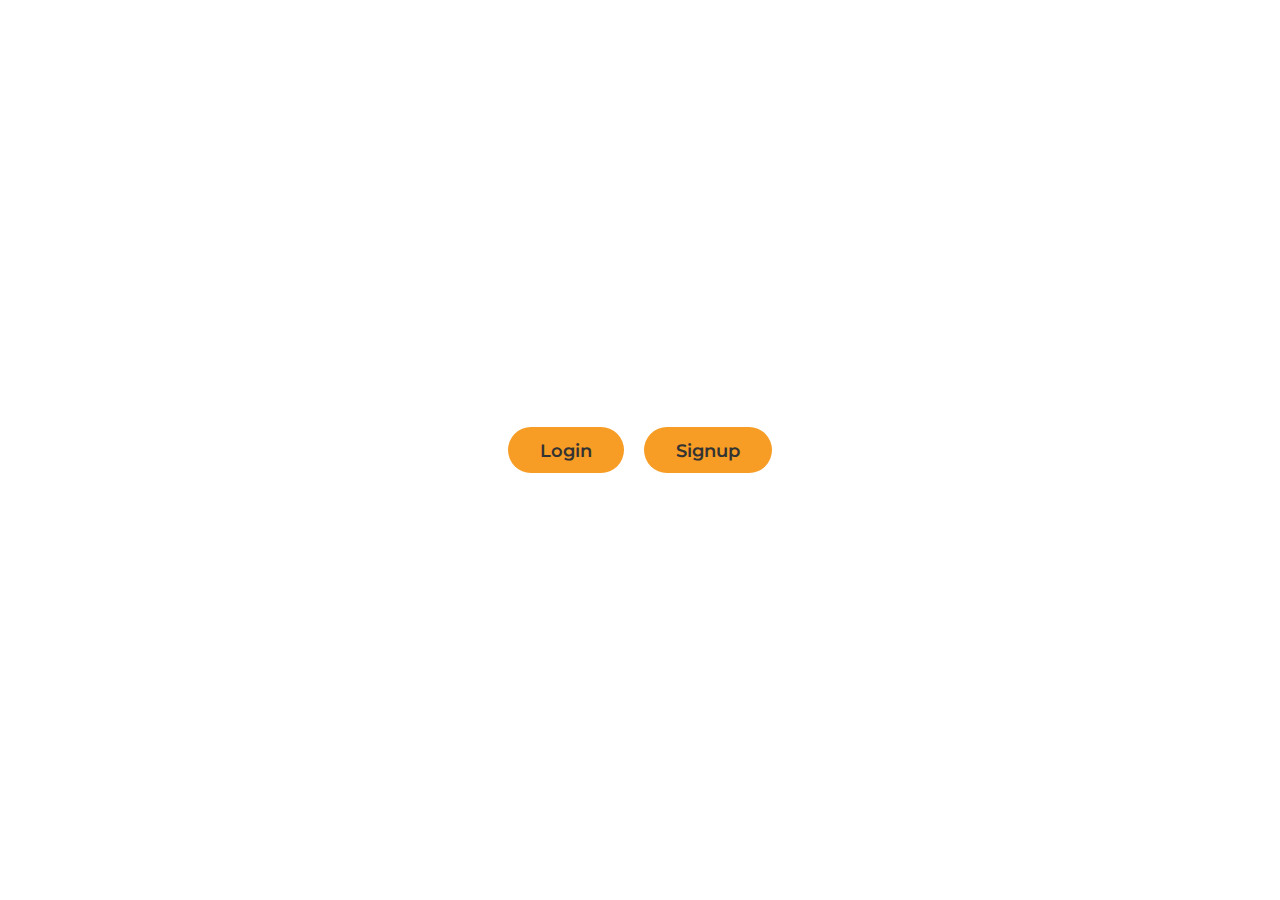
<file: auth.html>
<!DOCTYPE html>
<html lang="en">

<head>
    <meta charset="UTF-8">
    <meta name="viewport" content="width=device-width, initial-scale=1.0">
    <title>Login / Signup - Iztmo</title>
    <link rel="preconnect" href="https://fonts.googleapis.com">
    <link rel="preconnect" href="https://fonts.gstatic.com" crossorigin>
    <link href="https://fonts.googleapis.com/css2?family=Montserrat:wght@400;600;700&display=swap" rel="stylesheet">
    <link rel="stylesheet" href="https://cdnjs.cloudflare.com/ajax/libs/font-awesome/6.5.1/css/all.min.css">
    <link rel="stylesheet" href="./css/auth.css">
</head>

<body>

    <div class="hero-section">
        <div class="hero-content">
            <div class="hero-buttons">
                <button class="open-modal-btn btn-primary login-btn" data-modal="loginModal">Login</button>
                <button class="open-modal-btn btn-secondary login-btn" data-modal="signupModal">Signup</button>
            </div>
        </div>
    </div>

    <div id="loginModal" class="modal modal-login">
        <div class="modal-content glassmorphism-bg">
            <div class="modal-header-first">
                <span class="close-btn">&times;</span>
            </div>
            <div class="modal-header">
                <h2>Sign into your account</h2>
            </div>
            
            <div class="modal-body">
                <div class="social-login">
                    <button class="social-btn facebook"><i class="fab fa-facebook-f"></i> Sign in with Facebook</button>
                    <button class="social-btn google"><i class="fab fa-google"></i> Sign in with Google</button>
                    <button class="social-btn apple"><i class="fab fa-apple"></i> Sign in with Apple</button>
                </div>
                <div class="or-divider">or</div>
                <form>
                    <div class="input-group">
                        <input type="text" placeholder="Username/Email Address *" required>
                    </div>
                    <div class="input-group password-group">
                        <input type="password" placeholder="Password *" required>
                        <span class="password-toggle"><i class="fas fa-eye-slash"></i></span>
                    </div>
                    <div class="form-options">
                        <label class="checkbox-container">Remember me
                            <input type="checkbox" checked="checked">
                            <span class="checkmark"></span>
                        </label>
                        <a href="#" class="forgot-password-link">Forgot Password?</a>
                    </div>
                    <button type="submit" class="cta-button">Login</button>
                </form>
                <div class="modal-footer">
                    Don't have account? <a href="#" class="create-account-link open-modal-btn" data-modal="signupModal"
                        data-close-modal="loginModal">Create One!</a>
                </div>
            </div>
        </div>
    </div>

    <div id="signupModal" class="modal modal-signup">
        <div class="modal-content glassmorphism-bg">
            <div class="modal-header-first">
                <span class="close-btn">&times;</span>
            </div>
            <div class="modal-header">
                <h2>Welcome, Sign Up For Free</h2>
            </div>
            <div class="modal-body">
                <p class="signup-intro">Creating an account allows you to access your saved and contacted properties on
                    any device.</p>
                <div class="social-login">
                    <button class="social-btn facebook"><i class="fab fa-facebook-f"></i> Sign in with Facebook</button>
                    <button class="social-btn google"><i class="fab fa-google"></i> Sign in with Google</button>
                    <button class="social-btn apple"><i class="fab fa-apple"></i> Sign in with Apple</button>
                </div>
                <div class="or-divider">or</div>
                <form>
                    <div class="input-row">
                        <div class="input-group">
                            <input type="text" placeholder="Firstname *" required>
                        </div>
                        <div class="input-group">
                            <input type="text" placeholder="Lastname *" required>
                        </div>
                    </div>
                    <div class="input-group">
                        <label for="you-are-select">You Are: *</label>
                        <select id="you-are-select" required>
                            <option value="" disabled selected>Searching for Property</option>
                            <option value="owner">Property Manager</option>
                            <option value="agent">Real Estate Investor</option>
                            <option value="independent">Independent LandLord</option>
                        </select>
                        <i class="fas fa-chevron-down select-arrow"></i>
                    </div>
                    <div class="input-group">
                        <input type="email" placeholder="Email *" required>
                    </div>
                    <div class="input-group password-group">
                        <input type="password" placeholder="Password *" required>
                        <span class="password-toggle"><i class="fas fa-eye-slash"></i></span>
                    </div>
                    <div class="input-group password-group">
                        <input type="password" placeholder="Confirm Password *" required>
                        <span class="password-toggle"><i class="fas fa-eye-slash"></i></span>
                    </div>
                    <button type="submit" class="cta-button">Signup</button>
                </form>
            </div>
        </div>
    </div>

    <script>
        document.addEventListener('DOMContentLoaded', () => {
            const openModalBtns = document.querySelectorAll('.open-modal-btn');
            const modals = document.querySelectorAll('.modal');
            const passwordToggles = document.querySelectorAll('.password-toggle');

            const openModal = (modalId) => {
                const modal = document.getElementById(modalId);
                if (!modal) return;

                modal.style.display = 'flex';
                setTimeout(() => {
                    modal.classList.add('open');
                }, 10);
            };

            const closeModal = (modal) => {
                if (!modal) return;

                modal.classList.remove('open');

                modal.addEventListener('transitionend', () => {
                    modal.style.display = 'none';
                }, { once: true });
            };

            openModalBtns.forEach(btn => {
                btn.addEventListener('click', (event) => {
                    event.preventDefault();
                    const modalIdToOpen = event.currentTarget.dataset.modal;
                    const modalIdToClose = event.currentTarget.dataset.closeModal;

                    if (modalIdToClose) {
                        const modalToClose = document.getElementById(modalIdToClose);
                        closeModal(modalToClose);
                    }
                    openModal(modalIdToOpen);
                });
            });

            modals.forEach(modal => {
                modal.addEventListener('mousedown', (event) => {
                    if (event.target === modal) {
                        closeModal(modal);
                    }
                });

                const closeBtn = modal.querySelector('.close-btn');
                if (closeBtn) {
                    closeBtn.addEventListener('click', () => {
                        closeModal(modal);
                    });
                }
            });

            passwordToggles.forEach(toggle => {
                toggle.addEventListener('click', () => {
                    const passwordInput = toggle.previousElementSibling;
                    const icon = toggle.querySelector('i');
                    if (passwordInput.type === 'password') {
                        passwordInput.type = 'text';
                        icon.classList.remove('fa-eye-slash');
                        icon.classList.add('fa-eye');
                    } else {
                        passwordInput.type = 'password';
                        icon.classList.remove('fa-eye');
                        icon.classList.add('fa-eye-slash');
                    }
                });
            });
        });
    </script>
</body>

</html>
</file>
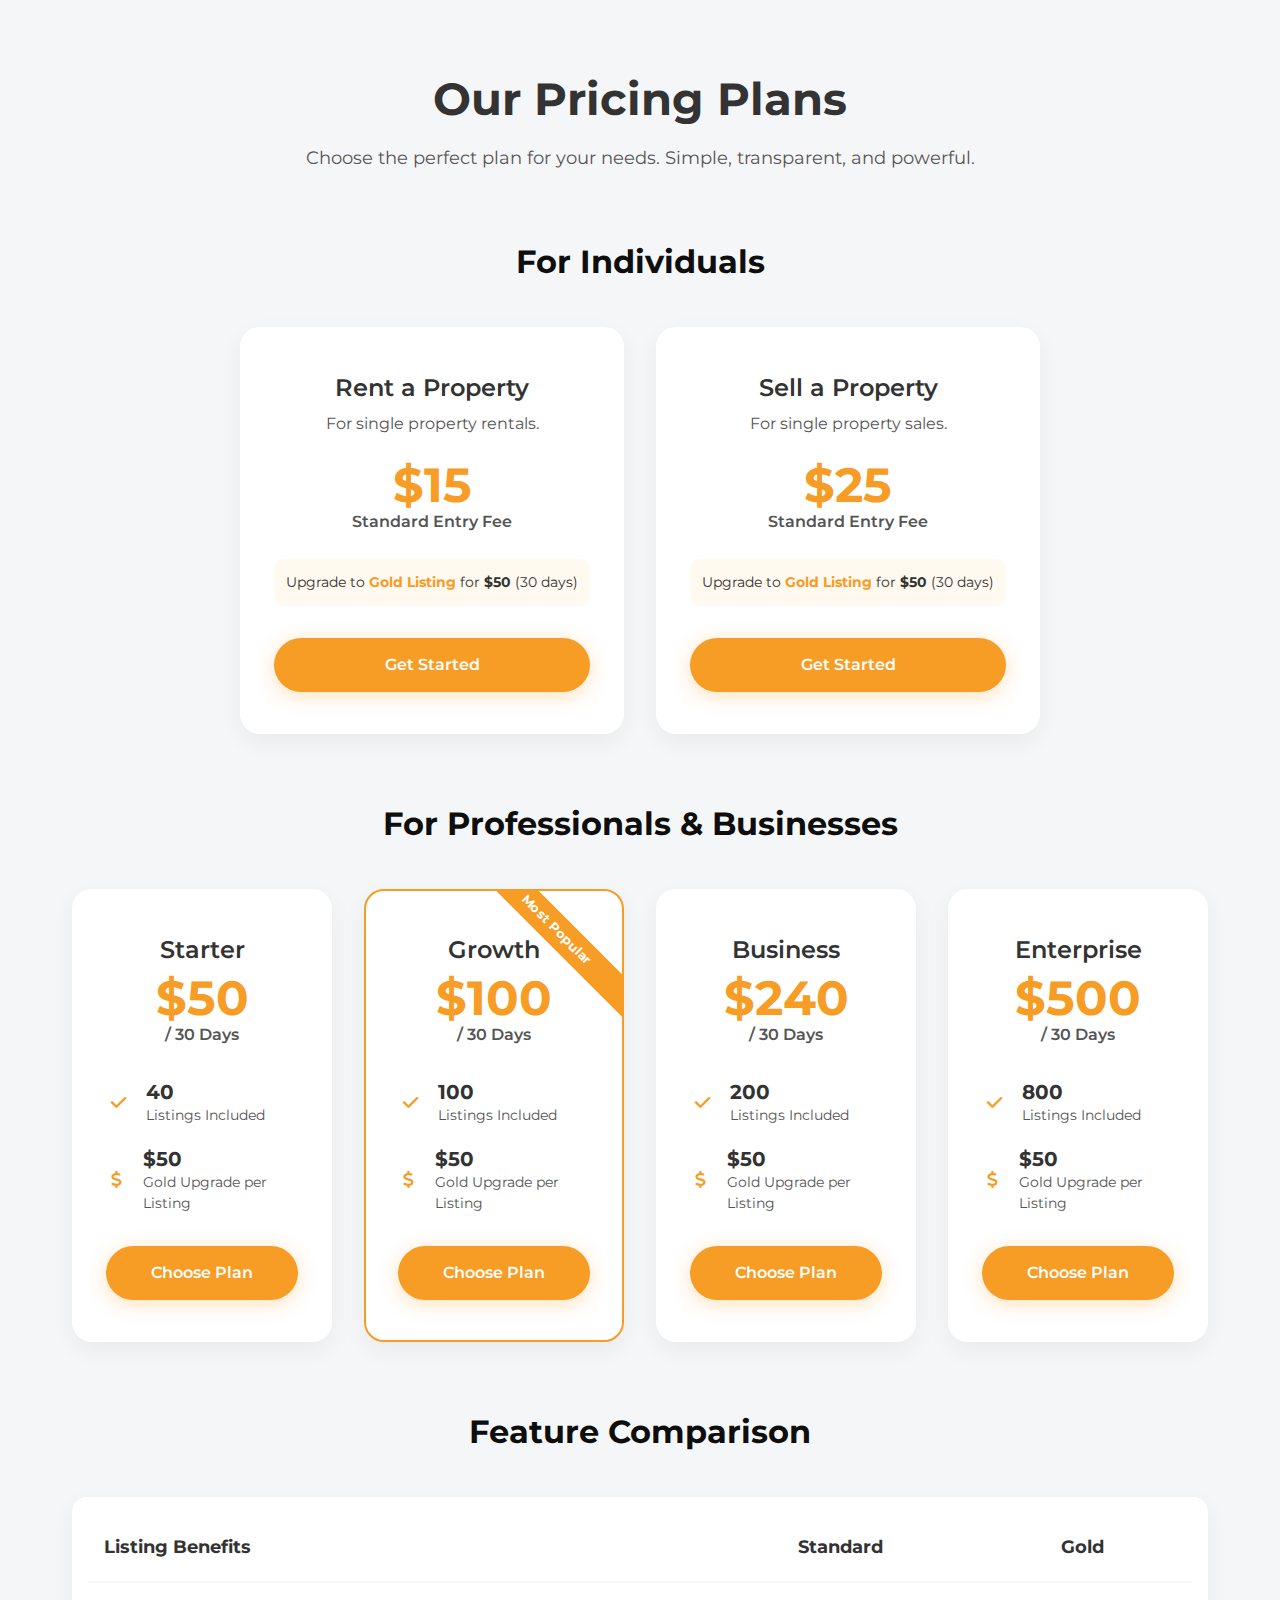
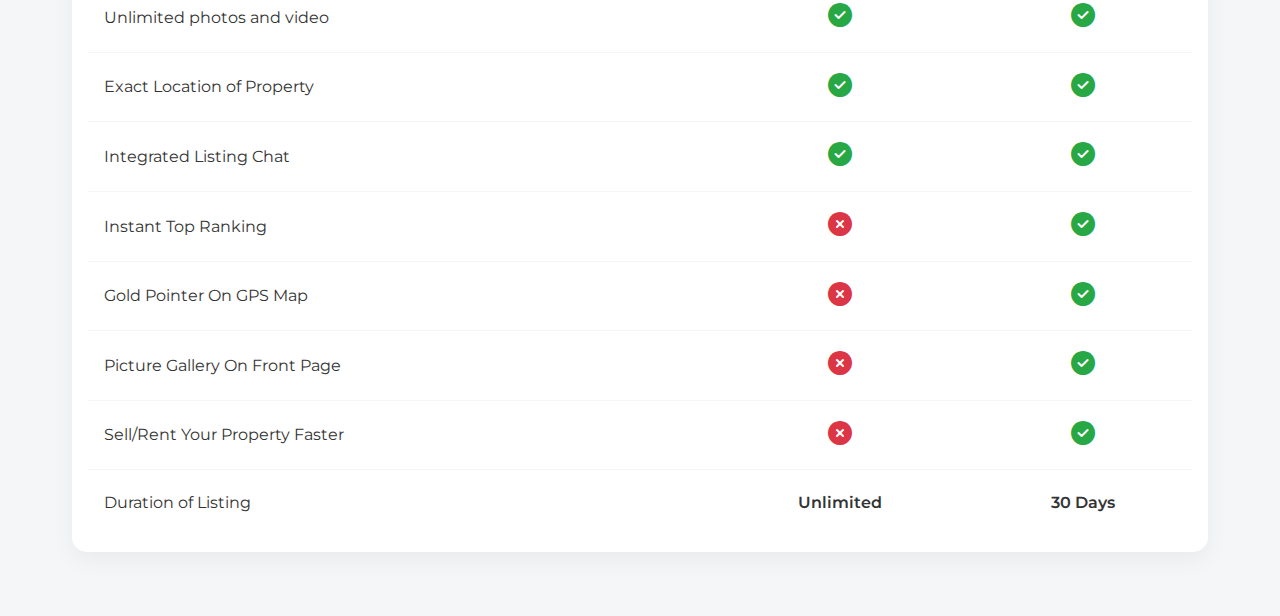
<file: pricing.html>
<!DOCTYPE html>
<html lang="en">

<head>
    <meta charset="UTF-8">
    <meta name="viewport" content="width=device-width, initial-scale=1.0">
    <title>Pricing Plans - Iztmo</title>
    <link rel="preconnect" href="https://fonts.googleapis.com">
    <link rel="preconnect" href="https://fonts.gstatic.com" crossorigin>
    <link href="https://fonts.googleapis.com/css2?family=Montserrat:wght@400;600;700&display=swap" rel="stylesheet">
    <link rel="stylesheet" href="https://cdnjs.cloudflare.com/ajax/libs/font-awesome/6.5.1/css/all.min.css">
    <link rel="stylesheet" href="./css/pricing.css">
</head>

<body>

    <div class="pricing-container">
        <header class="pricing-header">
            <h1>Our Pricing Plans</h1>
            <p>Choose the perfect plan for your needs. Simple, transparent, and powerful.</p>
        </header>

        <section class="pricing-section">
            <h2>For Individuals</h2>
            <div class="pricing-grid individual-grid">
                <div class="pricing-card">
                    <div class="card-header">
                        <h3>Rent a Property</h3>
                        <p>For single property rentals.</p>
                    </div>
                    <div class="card-price">
                        <span class="price-amount">$15</span>
                        <span class="price-desc">Standard Entry Fee</span>
                    </div>
                    <div class="card-upgrade">
                        Upgrade to <span class="gold-text">Gold Listing</span> for <strong>$50</strong> (30 days)
                    </div>
                    <a href="#" class="cta-button">Get Started</a>
                </div>

                <div class="pricing-card">
                    <div class="card-header">
                        <h3>Sell a Property</h3>
                        <p>For single property sales.</p>
                    </div>
                    <div class="card-price">
                        <span class="price-amount">$25</span>
                        <span class="price-desc">Standard Entry Fee</span>
                    </div>
                    <div class="card-upgrade">
                        Upgrade to <span class="gold-text">Gold Listing</span> for <strong>$50</strong> (30 days)
                    </div>
                    <a href="#" class="cta-button">Get Started</a>
                </div>
            </div>
        </section>

        <section class="pricing-section">
            <h2>For Professionals & Businesses</h2>
            <div class="pricing-grid professional-grid">
                <div class="pricing-card">
                    <div class="card-header">
                        <h3>Starter</h3>
                    </div>
                    <div class="card-price">
                        <span class="price-amount">$50</span>
                        <span class="price-desc">/ 30 Days</span>
                    </div>
                    <ul class="card-features">
                        <li>
                            <i class="fas fa-check"></i>
                            <div class="feature-text">
                                <span class="feature-value">40</span>
                                <span class="feature-description">Listings Included</span>
                            </div>
                        </li>
                        <li>
                            <i class="fas fa-dollar-sign"></i>
                            <div class="feature-text">
                                <span class="feature-value">$50</span>
                                <span class="feature-description">Gold Upgrade per Listing</span>
                            </div>
                        </li>
                    </ul>
                    <a href="#" class="cta-button">Choose Plan</a>
                </div>

                <div class="pricing-card popular">
                    <span class="popular-badge">Most Popular</span>
                    <div class="card-header">
                        <h3>Growth</h3>
                    </div>
                    <div class="card-price">
                        <span class="price-amount">$100</span>
                        <span class="price-desc">/ 30 Days</span>
                    </div>
                    <ul class="card-features">
                        <li>
                            <i class="fas fa-check"></i>
                            <div class="feature-text">
                                <span class="feature-value">100</span>
                                <span class="feature-description">Listings Included</span>
                            </div>
                        </li>
                        <li>
                            <i class="fas fa-dollar-sign"></i>
                            <div class="feature-text">
                                <span class="feature-value">$50</span>
                                <span class="feature-description">Gold Upgrade per Listing</span>
                            </div>
                        </li>
                    </ul>
                    <a href="#" class="cta-button">Choose Plan</a>
                </div>

                <div class="pricing-card">
                    <div class="card-header">
                        <h3>Business</h3>
                    </div>
                    <div class="card-price">
                        <span class="price-amount">$240</span>
                        <span class="price-desc">/ 30 Days</span>
                    </div>
                    <ul class="card-features">
                        <li>
                            <i class="fas fa-check"></i>
                            <div class="feature-text">
                                <span class="feature-value">200</span>
                                <span class="feature-description">Listings Included</span>
                            </div>
                        </li>
                        <li>
                            <i class="fas fa-dollar-sign"></i>
                            <div class="feature-text">
                                <span class="feature-value">$50</span>
                                <span class="feature-description">Gold Upgrade per Listing</span>
                            </div>
                        </li>
                    </ul>
                    <a href="#" class="cta-button">Choose Plan</a>
                </div>

                <div class="pricing-card">
                    <div class="card-header">
                        <h3>Enterprise</h3>
                    </div>
                    <div class="card-price">
                        <span class="price-amount">$500</span>
                        <span class="price-desc">/ 30 Days</span>
                    </div>
                    <ul class="card-features">
                        <li>
                            <i class="fas fa-check"></i>
                            <div class="feature-text">
                                <span class="feature-value">800</span>
                                <span class="feature-description">Listings Included</span>
                            </div>
                        </li>
                        <li>
                            <i class="fas fa-dollar-sign"></i>
                            <div class="feature-text">
                                <span class="feature-value">$50</span>
                                <span class="feature-description">Gold Upgrade per Listing</span>
                            </div>
                        </li>
                    </ul>
                    <a href="#" class="cta-button">Choose Plan</a>
                </div>
            </div>
        </section>

        <section class="pricing-section">
            <h2>Feature Comparison</h2>
            <div class="feature-table-wrapper">
                <table class="feature-table">
                    <thead>
                        <tr>
                            <th>Listing Benefits</th>
                            <th>Standard</th>
                            <th>Gold</th>
                        </tr>
                    </thead>
                    <tbody>
                        <tr>
                            <td data-label="Benefit">Unlimited photos and video</td>
                            <td data-label="Standard"><i class="fas fa-check-circle icon-yes"></i></td>
                            <td data-label="Gold"><i class="fas fa-check-circle icon-yes"></i></td>
                        </tr>
                        <tr>
                            <td data-label="Benefit">Exact Location of Property</td>
                            <td data-label="Standard"><i class="fas fa-check-circle icon-yes"></i></td>
                            <td data-label="Gold"><i class="fas fa-check-circle icon-yes"></i></td>
                        </tr>
                        <tr>
                            <td data-label="Benefit">Integrated Listing Chat</td>
                            <td data-label="Standard"><i class="fas fa-check-circle icon-yes"></i></td>
                            <td data-label="Gold"><i class="fas fa-check-circle icon-yes"></i></td>
                        </tr>
                        <tr>
                            <td data-label="Benefit">Instant Top Ranking</td>
                            <td data-label="Standard"><i class="fas fa-times-circle icon-no"></i></td>
                            <td data-label="Gold"><i class="fas fa-check-circle icon-yes"></i></td>
                        </tr>
                        <tr>
                            <td data-label="Benefit">Gold Pointer On GPS Map</td>
                            <td data-label="Standard"><i class="fas fa-times-circle icon-no"></i></td>
                            <td data-label="Gold"><i class="fas fa-check-circle icon-yes"></i></td>
                        </tr>
                        <tr>
                            <td data-label="Benefit">Picture Gallery On Front Page</td>
                            <td data-label="Standard"><i class="fas fa-times-circle icon-no"></i></td>
                            <td data-label="Gold"><i class="fas fa-check-circle icon-yes"></i></td>
                        </tr>
                        <tr>
                            <td data-label="Benefit">Sell/Rent Your Property Faster</td>
                            <td data-label="Standard"><i class="fas fa-times-circle icon-no"></i></td>
                            <td data-label="Gold"><i class="fas fa-check-circle icon-yes"></i></td>
                        </tr>
                        <tr>
                            <td data-label="Benefit">Duration of Listing</td>
                            <td data-label="Standard">Unlimited</td>
                            <td data-label="Gold">30 Days</td>
                        </tr>
                    </tbody>
                </table>
            </div>
        </section>

    </div>

</body>

</html>
</file>
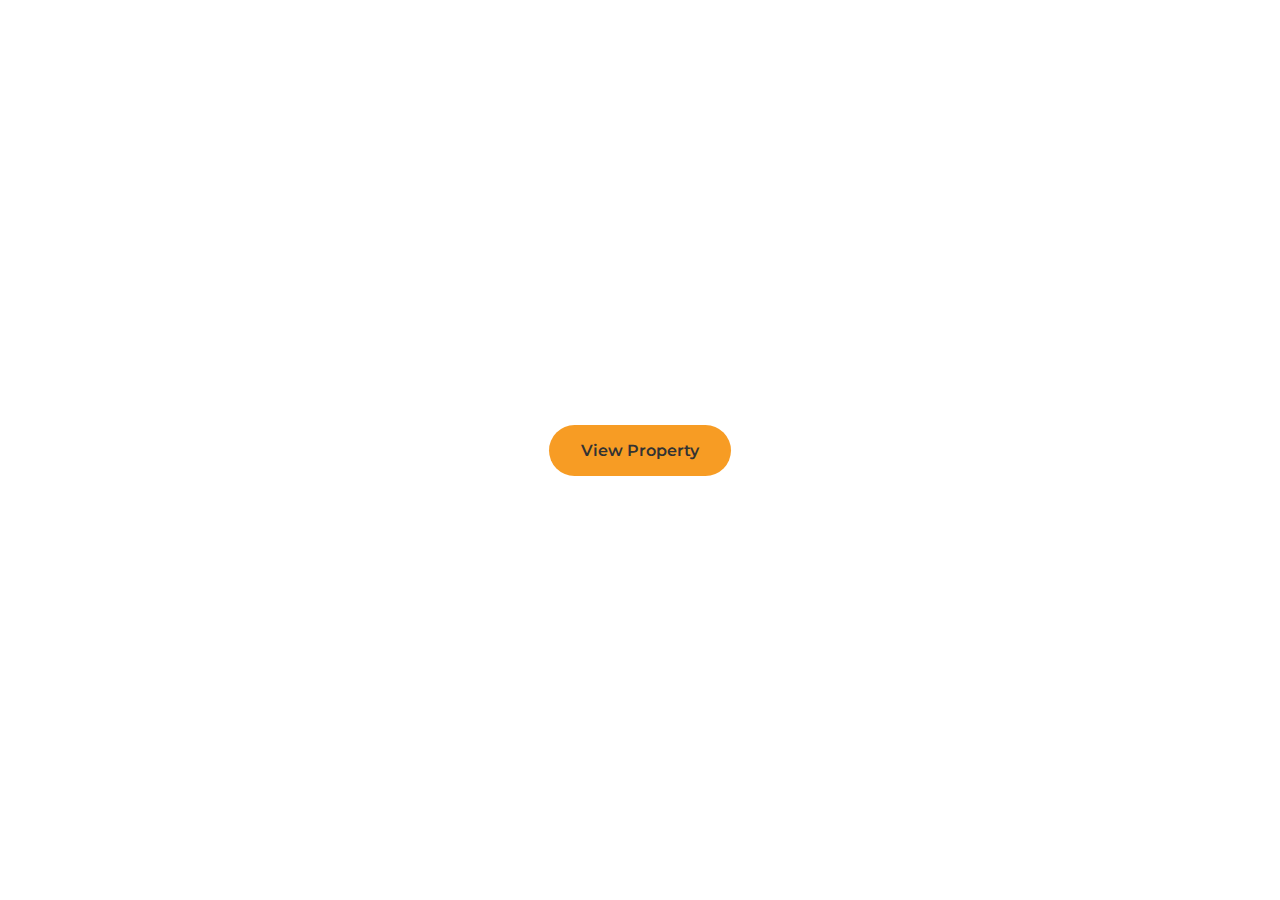
<file: property-listing.html>
<!DOCTYPE html>
<html lang="en">

<head>
    <meta charset="UTF-8">
    <meta name="viewport" content="width=device-width, initial-scale=1.0">
    <title>Property Details</title>
    <link rel="preconnect" href="https://fonts.googleapis.com">
    <link rel="preconnect" href="https://fonts.gstatic.com" crossorigin>
    <link href="https://fonts.googleapis.com/css2?family=Montserrat:wght@400;600;700&display=swap" rel="stylesheet">
    <link href="https://fonts.googleapis.com/icon?family=Material+Icons" rel="stylesheet">
    <link rel="stylesheet" href="./css/property-listing.css">
</head>

<body>

    <div class="page-container">
        <button id="openModalBtn" class="cta-button">View Property</button>
    </div>

    <div id="propertyModal" class="modal-overlay">
        <div class="modal-content">
            <div class="modal-main-content">
                <div class="modal-header">
                    <div class="property-location">
                        <i class="material-icons">location_on</i>
                        <span>X3BC+HM El Iguano, Panama</span>
                    </div>
                    <button class="close-button">&times;</button>
                </div>

                <div class="property-gallery">
                    <img id="mainPropertyImage" class="main-image" src="./images/house-images/1.jpg"
                        alt="Main Property Image">
                    <div class="thumbnail-images">
                        <img class="thumb active" src="./images/house-images/1.jpg" alt="Thumbnail 1">
                        <img class="thumb" src="./images/house-images/2.jpg" alt="Thumbnail 2">
                        <img class="thumb" src="./images/house-images/3.jpg" alt="Thumbnail 3">
                        <img class="thumb" src="./images/house-images/4.jpeg" alt="Thumbnail 4">
                    </div>
                </div>

                <div class="property-features">
                    <h3>Features</h3>
                    <div class="features-grid">
                        <div class="feature-item">
                            <i class="material-icons">hotel</i>
                            <span>1 Bed</span>
                        </div>
                        <div class="feature-item">
                            <i class="material-icons">bathtub</i>
                            <span>1 Bath</span>
                        </div>
                        <div class="feature-item">
                            <i class="material-icons">directions_car</i>
                            <span>1 Parking</span>
                        </div>
                        <div class="feature-item">
                            <i class="material-icons">square_foot</i>
                            <span>1200 m²</span>
                        </div>
                    </div>
                </div>

                <div class="property-details-section">
                    <h3>Available Amenities:</h3>
                    <div class="amenities-list">
                        <span class="amenity-tag">Balcony, Patio, Deck</span>
                        <span class="amenity-tag">Hardwood Floors</span>
                        <span class="amenity-tag">Maids Quarters</span>
                    </div>

                    <h2 class="property-title">
                        Hermosa Casa De 3 Pisos Remodelada En Medio De Ciudad Jardin, Albrook, Panama
                    </h2>

                    <div class="property-notice">
                        <p><strong>¿Busca una casa en un barrio seguro y tranquilo?</strong></p>
                        <p>¡Entonces esta casa en Albrook podría ser la opción perfecta! Aproveche esta oportunidad
                            única, de comprar en lo que se conoce como “La Ciudad Jardín”, una las áreas revertidas por
                            los norteamericanos a soberanía panameña...</p>
                    </div>
                </div>
            </div>

            <div class="modal-sidebar">
                <div class="sidebar-content">
                    <div class="price-section">
                        <span class="price">$500</span>
                        <div class="price-actions">
                            <button class="icon-button"><i class="material-icons">share</i></button>
                            <button class="icon-button"><i class="material-icons">favorite_border</i></button>
                            <button class="icon-button"><i class="material-icons">download</i></button>
                        </div>
                    </div>

                    <div class="owner-info">
                        <div class="owner-avatar"><img src="./images/profile-image.png" alt=""></div>
                        <div class="owner-details">
                            <span class="owner-name">User 2 Test</span>
                            <span class="owner-role">Propietario Independiente</span>
                            <button class="view-phone-btn" data-number="+1 234-567-8900">
                                <i class="material-icons">phone</i>
                                <span>View Phone</span>
                            </button>
                        </div>
                    </div>

                    <form class="contact-form">
                        <div class="input-group">
                            <i class="material-icons">person</i>
                            <input type="text" placeholder="Name">
                        </div>
                        <div class="input-group">
                            <i class="material-icons">email</i>
                            <input type="email" placeholder="Email">
                        </div>
                        <div class="input-group">
                            <i class="material-icons">phone</i>
                            <input type="tel" placeholder="Phone">
                        </div>
                        <textarea placeholder="Hello, I am interested in..."></textarea>
                        <button type="submit" class="contact-button primary">Send Message</button>
                        <button type="button" class="contact-button secondary">Chat</button>
                    </form>
                </div>
            </div>
        </div>
    </div>

    <script>
        document.addEventListener('DOMContentLoaded', function () {
            const openModalBtn = document.getElementById('openModalBtn');
            const propertyModal = document.getElementById('propertyModal');
            const closeButton = document.querySelector('.close-button');

            const mainPropertyImage = document.getElementById('mainPropertyImage');
            const thumbnailImages = document.querySelectorAll('.thumbnail-images .thumb');

            openModalBtn.addEventListener('click', () => {
                propertyModal.classList.add('active');
            });

            closeButton.addEventListener('click', () => {
                propertyModal.classList.remove('active');
            });

            propertyModal.addEventListener('click', (e) => {
                if (e.target === propertyModal) {
                    propertyModal.classList.remove('active');
                }
            });

            thumbnailImages.forEach(thumb => {
                thumb.addEventListener('click', () => {
                    thumbnailImages.forEach(t => t.classList.remove('active'));
                    thumb.classList.add('active');
                    mainPropertyImage.src = thumb.src;
                });
            });
        });

        const viewPhoneBtn = document.querySelector('.view-phone-btn');

        if (viewPhoneBtn) {

            viewPhoneBtn.dataset.state = 'hidden';

            viewPhoneBtn.addEventListener('click', () => {
                const phoneNumber = viewPhoneBtn.dataset.number;
                const currentState = viewPhoneBtn.dataset.state;
                const phoneSpan = viewPhoneBtn.querySelector('span');

                if (currentState === 'hidden') {
                    phoneSpan.textContent = phoneNumber;
                    viewPhoneBtn.dataset.state = 'revealed';
                } else if (currentState === 'revealed') {
                    const cleanPhoneNumber = phoneNumber.replace(/[\s-()]/g, '');
                    window.location.href = `tel:${cleanPhoneNumber}`;
                }
            });
        }
    </script>

</body>

</html>
</file>
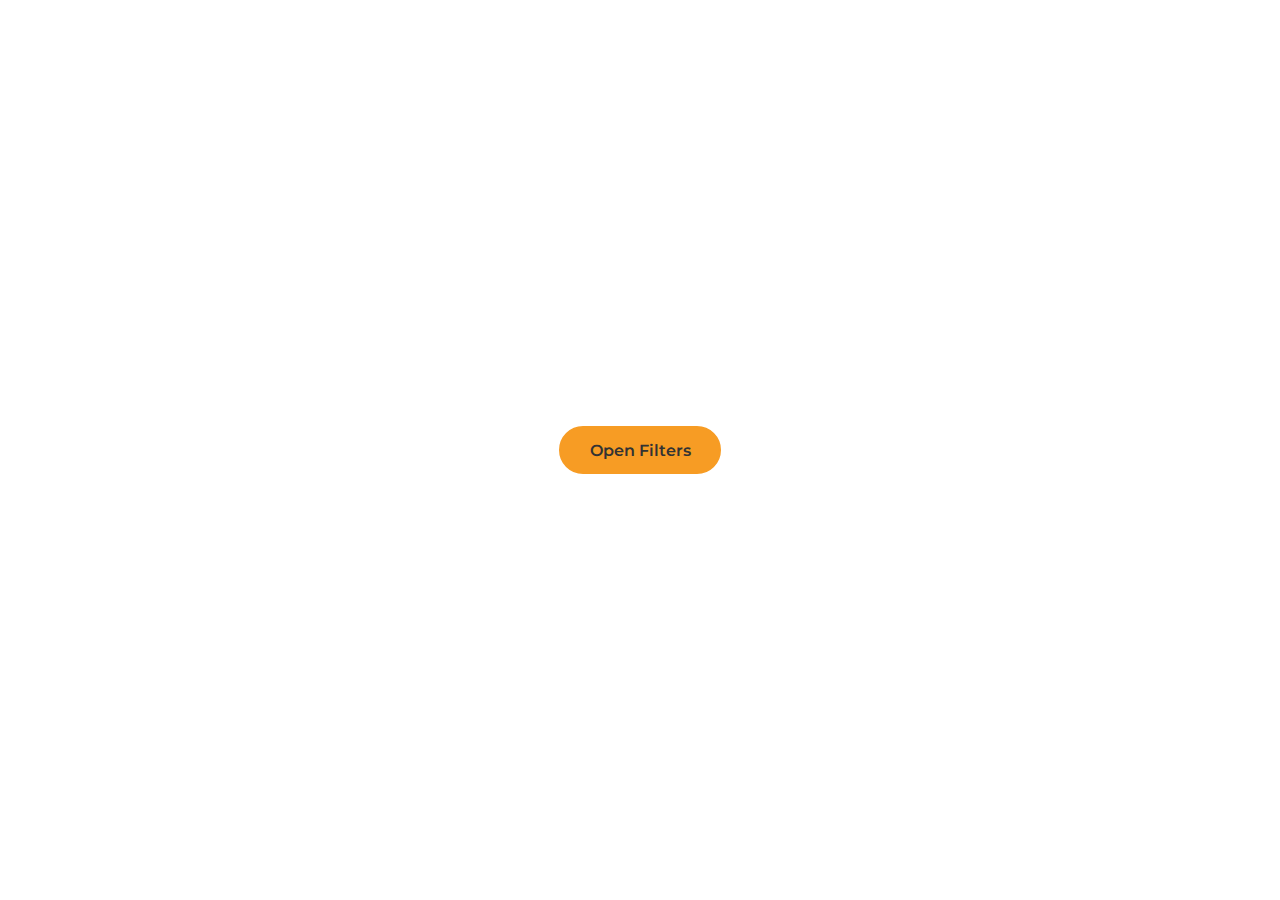
<file: quick-filters.html>
<!DOCTYPE html>
<html lang="en">

<head>
    <meta charset="UTF-8">
    <meta name="viewport" content="width=device-width, initial-scale=1.0">
    <title>Filter Modal</title>
    <link rel="preconnect" href="https://fonts.googleapis.com">
    <link rel="preconnect" href="https://fonts.gstatic.com" crossorigin>
    <link href="https://fonts.googleapis.com/css2?family=Montserrat:wght@400;600;700&display=swap" rel="stylesheet">
    <link rel="stylesheet" href="https://cdnjs.cloudflare.com/ajax/libs/font-awesome/6.5.1/css/all.min.css">
    <style>
        :root {
            --primary: #f79c24;
            --light: #ffffff;
            --light-bg: #f4f6f8;
            --border-light: #e0e0e0;
            --text-dark: #333333;
            --text-medium: #555555;
            --text-light: #777777;
        }

        * {
            margin: 0;
            padding: 0;
            box-sizing: border-box;
            font-family: 'Montserrat', sans-serif;
        }

        body {
            background: url('https://images.unsplash.com/photo-1505691723518-36a5ac3be353?auto=format&fit=crop&w=1600&q=80') center/cover no-repeat;
            color: var(--text-dark);
            display: flex;
            justify-content: center;
            align-items: center;
            height: 100vh;
        }

        .btn {
            padding: 0.8rem 1.8rem;
            border-radius: 50px;
            font-size: 1rem;
            font-weight: 600;
            border: 2px solid transparent;
            cursor: pointer;
            transition: all 0.3s ease;
            text-decoration: none;
        }

        .btn-primary {
            background-color: var(--primary);
            border-color: var(--primary);
            color: var(--text-dark);
        }

        .btn-primary:hover {
            background-color: #e68a1e;
            border-color: #e68a1e;
            transform: translateY(-3px);
            box-shadow: 0 4px 15px rgba(247, 156, 36, 0.4);
        }

        .modal-overlay {
            position: fixed;
            top: 0;
            left: 0;
            width: 100%;
            height: 100%;
            background-color: rgba(0, 0, 0, 0.5);
            display: flex;
            justify-content: center;
            align-items: center;
            opacity: 0;
            visibility: hidden;
            transition: opacity 0.3s ease, visibility 0.3s ease;
            z-index: 1000;
        }

        .modal-overlay.active {
            opacity: 1;
            visibility: visible;
        }

        .modal-content {
            background: var(--light);
            border: 1px solid var(--border-light);
            border-radius: 20px;
            box-shadow: 0 10px 30px rgba(0, 0, 0, 0.1);
            width: 90%;
            max-width: 450px;
            color: var(--text-dark);
            display: flex;
            flex-direction: column;
            max-height: 80vh;
            transform: scale(0.95);
            transition: transform 0.3s ease;
        }

        .modal-overlay.active .modal-content {
            transform: scale(1);
        }

        .modal-header {
            display: flex;
            justify-content: space-between;
            align-items: center;
            padding: 1.5rem 2rem;
            border-bottom: 1px solid var(--border-light);
        }

        .modal-header h2 {
            font-size: 1.5rem;
            font-weight: 600;
        }

        .close-btn {
            background: transparent;
            border: none;
            color: var(--text-medium);
            font-size: 2.5rem;
            cursor: pointer;
            transition: color 0.3s ease;
        }

        .close-btn:hover {
            color: var(--primary);
        }

        .modal-body {
            padding: 2rem;
            overflow-y: auto;
            display: flex;
            flex-direction: column;
            gap: 1.5rem;
        }

        .modal-body::-webkit-scrollbar {
            width: 10px;
        }

        .modal-body::-webkit-scrollbar-track {
            background: #f1f1f1;
            border-radius: 10px;
        }

        .modal-body::-webkit-scrollbar-thumb {
            background-color: var(--primary);
            border-radius: 10px;
            border: 2px solid transparent;
            background-clip: content-box;
        }

        .modal-body::-webkit-scrollbar-thumb:hover {
            background-color: #e68a1e;
        }

        .filter-group {
            display: flex;
            flex-direction: column;
            gap: 0.75rem;
        }

        .filter-group label {
            font-size: 1rem;
            font-weight: 600;
        }

        .custom-select {
            width: 100%;
            padding: 0.8rem 1rem;
            border: 1px solid var(--border-light);
            border-radius: 10px;
            font-size: 1rem;
            color: var(--text-dark);
            background-color: var(--light-bg);
            -webkit-appearance: none;
            -moz-appearance: none;
            appearance: none;
            background-image: url("data:image/svg+xml;charset=US-ASCII,%3Csvg%20xmlns%3D%27http%3A%2F%2Fwww.w3.org%2F2000%2Fsvg%27%20width%3D%27292.4%27%20height%3D%27292.4%27%3E%3Cpath%20fill%3D%27%23333333%27%20d%3D%27M287%2069.4a17.6%2017.6%200%200%200-13-5.4H18.4c-5%200-9.3%201.8-12.9%205.4A17.6%2017.6%200%200%200%200%2082.2c0%205%201.8%209.3%205.4%2012.9l128%20127.9c3.6%203.6%207.8%205.4%2012.8%205.4s9.2-1.8%2012.8-5.4L287%2095c3.5-3.5%205.4-7.8%205.4-12.8%200-5-1.9-9.2-5.5-12.8z%27%2F%3E%3C%2Fsvg%3E");
            background-repeat: no-repeat;
            background-position: right 1rem center;
            background-size: 0.8em;
            cursor: pointer;
        }

        .custom-select:focus {
            outline: none;
            border-color: var(--primary);
            box-shadow: 0 0 0 2px rgba(247, 156, 36, 0.3);
        }

        .price-display {
            font-size: 1.25rem;
            font-weight: 600;
            text-align: center;
            margin-bottom: 0.5rem;
            color: var(--primary);
        }

        .slider-wrapper {
            position: relative;
            height: 25px;
            display: flex;
            align-items: center;
        }

        .slider-track {
            position: absolute;
            height: 6px;
            width: 100%;
            background-color: #e0e0e0;
            border-radius: 3px;
            z-index: 1;
        }

        .slider-progress {
            position: absolute;
            height: 6px;
            background-color: var(--primary);
            border-radius: 3px;
            z-index: 2;
        }

        .slider-wrapper input[type="range"] {
            position: absolute;
            width: 100%;
            -webkit-appearance: none;
            appearance: none;
            background: transparent;
            pointer-events: none;
            z-index: 3;
        }

        .slider-wrapper input[type="range"]::-webkit-slider-thumb {
            -webkit-appearance: none;
            appearance: none;
            height: 20px;
            width: 20px;
            background-color: var(--primary);
            border-radius: 50%;
            border: 2px solid var(--light);
            cursor: pointer;
            pointer-events: auto;
            box-shadow: 0 0 5px rgba(0, 0, 0, 0.3);
        }

        .slider-wrapper input[type="range"]::-moz-range-thumb {
            height: 16px;
            width: 16px;
            background-color: var(--primary);
            border-radius: 50%;
            border: 2px solid var(--light);
            cursor: pointer;
            pointer-events: auto;
            box-shadow: 0 0 5px rgba(0, 0, 0, 0.3);
        }

        .modal-footer {
            padding: 1.5rem 2rem;
            border-top: 1px solid var(--border-light);
            display: flex;
            justify-content: flex-end;
        }

        .checkbox-group {
            display: grid;
            grid-template-columns: 1fr 1fr;
            gap: 0.75rem;
        }

        .checkbox-label {
            display: flex;
            align-items: center;
            gap: 0.5rem;
            font-size: 0.9rem;
            cursor: pointer;
        }

        .checkbox-label input {
            display: none;
        }

        .custom-checkbox {
            width: 18px;
            height: 18px;
            border: 2px solid var(--border-light);
            border-radius: 5px;
            display: flex;
            justify-content: center;
            align-items: center;
            transition: all 0.2s ease;
        }

        .custom-checkbox i {
            font-size: 12px;
            color: var(--light);
            transform: scale(0);
            transition: transform 0.2s ease;
        }

        .checkbox-label input:checked+.custom-checkbox {
            background-color: var(--primary);
            border-color: var(--primary);
        }

        .checkbox-label input:checked+.custom-checkbox i {
            transform: scale(1);
        }
    </style>
</head>

<body>

    <button id="openFilterModal" class="btn btn-primary">Open Filters</button>

    <div id="filterModal" class="modal-overlay">
        <div class="modal-content">
            <div class="modal-header">
                <h2>Quick Filters</h2>
                <button class="close-btn">&times;</button>
            </div>
            <div class="modal-body">

                <div class="filter-group">
                    <label for="listingType">Listing Type</label>
                    <select id="listingType" class="custom-select">
                        <option value="all">All</option>
                        <option value="sale">Sale</option>
                        <option value="rent">Rent</option>
                    </select>
                </div>

                <div class="filter-group">
                    <label for="propertyType">Property Type</label>
                    <select id="propertyType" class="custom-select">
                        <option value="type">Type</option>
                        <option value="apartment">Apartments</option>
                        <option value="house">Homes</option>
                        <option value="office">Offices</option>
                        <option value="commercial">Commercial</option>
                        <option value="beach">Beach Property</option>
                        <option value="land">Land</option>
                        <option value="island">Island Property</option>
                    </select>
                </div>

                <div class="filter-group">
                    <label>Price Range</label>
                    <div class="price-display" id="priceDisplay">$10,000 - $2,000,000</div>
                    <div class="slider-wrapper">
                        <div class="slider-track"></div>
                        <div class="slider-progress" id="sliderProgress"></div>
                        <input type="range" id="minPrice" min="10000" max="2000000" value="10000" step="1000">
                        <input type="range" id="maxPrice" min="10000" max="2000000" value="2000000" step="1000">
                    </div>
                </div>

            </div>
            <div class="modal-footer">
                <button class="btn btn-primary">Search</button>
            </div>
        </div>
    </div>

    <script>
        document.addEventListener('DOMContentLoaded', () => {
            const openModalBtn = document.getElementById('openFilterModal');
            const modalOverlay = document.getElementById('filterModal');
            const closeModalBtn = modalOverlay.querySelector('.close-btn');

            const openModal = () => modalOverlay.classList.add('active');
            const closeModal = () => modalOverlay.classList.remove('active');

            openModalBtn.addEventListener('click', openModal);
            closeModalBtn.addEventListener('click', closeModal);
            modalOverlay.addEventListener('click', (e) => {
                if (e.target === modalOverlay) {
                    closeModal();
                }
            });

            const minPriceSlider = document.getElementById('minPrice');
            const maxPriceSlider = document.getElementById('maxPrice');
            const priceDisplay = document.getElementById('priceDisplay');
            const sliderProgress = document.getElementById('sliderProgress');

            const minValGap = 10000;

            const formatNumber = (num) => {
                return new Intl.NumberFormat('en-US').format(num);
            };

            const updatePriceDisplay = (event) => {
                let minVal = parseInt(minPriceSlider.value);
                let maxVal = parseInt(maxPriceSlider.value);

                if (maxVal - minVal < minValGap) {
                    if (event && event.target.id === "minPrice") {
                        minVal = maxVal - minValGap;
                        minPriceSlider.value = minVal;
                    } else {
                        maxVal = minVal + minValGap;
                        maxPriceSlider.value = maxVal;
                    }
                }

                priceDisplay.textContent = `$${formatNumber(minVal)} - $${formatNumber(maxVal)}`;

                const minPercent = (minVal - minPriceSlider.min) / (minPriceSlider.max - minPriceSlider.min) * 100;
                const maxPercent = (maxVal - maxPriceSlider.min) / (maxPriceSlider.max - maxPriceSlider.min) * 100;
                sliderProgress.style.left = `${minPercent}%`;
                sliderProgress.style.width = `${maxPercent - minPercent}%`;
            };

            minPriceSlider.addEventListener('input', updatePriceDisplay);
            maxPriceSlider.addEventListener('input', updatePriceDisplay);

            updatePriceDisplay();
        });
    </script>

</body>

</html>
</file>
<file: css/auth.css>
:root {
    --primary: #f79c24;
    --dark: #0e0e0e;
    --light: #ffffff;
    --light-bg: #f5f6f8;
    --text-dark: #333;
    --text-medium: #555;
    --border-light: #e0e0e0;
    --facebook-blue: #3b5998;
    --google-red: #ea4335;
    --apple-black: #000000;
}

* {
    margin: 0;
    padding: 0;
    box-sizing: border-box;
    font-family: 'Montserrat', sans-serif;
}

body {
    background-color: white;
    color: var(--text-dark);
    line-height: 1.6;
}

a {
    text-decoration: none;
    color: var(--primary);
    transition: color 0.3s ease;
}

a:hover {
    color: #e68a1e;
}

.hero-section {
    position: relative;
    width: 100%;
    height: 100vh;
    display: flex;
    justify-content: center;
    align-items: center;
    color: var(--light);
    text-align: center;
}

/* .hero-overlay {
    position: absolute;
    top: 0;
    left: 0;
    width: 100%;
    height: 100%;
    background: rgba(0, 0, 0, 0.6);
} */

.hero-content {
    position: relative;
    z-index: 2;
    padding: 2rem;
}

.hero-content h1 {
    font-size: 3rem;
    margin-bottom: 1rem;
    font-weight: 700;
}

.hero-content p {
    font-size: 1.2rem;
    margin-bottom: 2rem;
}

.hero-buttons .btn-primary,
.hero-buttons .btn-secondary {
    padding: 0.8rem 2rem;
    font-size: 1.1rem;
    margin: 0 0.5rem;
}

.main-header {
    position: absolute;
    top: 0;
    left: 0;
    width: 100%;
    display: flex;
    justify-content: space-between;
    align-items: center;
    padding: 1rem 2rem;
    background: transparent;
    color: white;
    z-index: 10;
}

.main-header .logo {
    font-size: 1.8rem;
    font-weight: 700;
    color: var(--primary);
}

.main-header nav a {
    color: white;
    margin-left: 1.5rem;
    font-weight: 600;
    transition: color 0.3s ease;
}

.main-header nav a:hover {
    color: var(--primary);
}

.main-header .btn-primary,
.main-header .btn-secondary {
    padding: 0.6rem 1.2rem;
    border-radius: 25px;
    font-size: 0.9rem;
    font-weight: 600;
    border: none;
    cursor: pointer;
    transition: all 0.3s ease;
}

.main-header .btn-primary {
    background-color: var(--primary);
    color: var(--light);
}

.main-header .btn-primary:hover {
    background-color: #e68a1e;
}

.main-header .btn-secondary {
    background-color: rgba(255, 255, 255, 0.2);
    color: var(--light);
    border: 1px solid rgba(255, 255, 255, 0.5);
}

.main-header .btn-secondary:hover {
    background-color: rgba(255, 255, 255, 0.3);
    border-color: var(--light);
}

.modal {
    display: none;
    position: fixed;
    z-index: 100;
    left: 0;
    top: 0;
    width: 100%;
    height: 100%;
    overflow-y: auto;
    background-color: rgba(0, 0, 0, 0.4);
    justify-content: center;
    padding: 2rem 1rem;
    opacity: 0;
    visibility: hidden;
    transition: opacity 0.3s ease, visibility 0.3s ease;
}

.modal.open {
    display: flex;
    opacity: 1;
    visibility: visible;
}

.modal-content {
    background: rgba(255, 255, 255, 0.7);
    backdrop-filter: blur(20px);
    -webkit-backdrop-filter: blur(20px);
    border-radius: 20px;
    box-shadow: 0 10px 30px rgba(0, 0, 0, 0.2);
    width: 100%;
    max-width: 700px;
    position: relative;
    padding: 2.5rem;
    color: var(--text-dark);
    margin: auto;
    transform: scale(0.95);
    transition: transform 0.3s ease;
}

.modal.open .modal-content {
    transform: scale(1);
}

.modal-header {
    display: flex;
    justify-content: space-between;
    align-items: center;
    margin-bottom: 2rem;
}

.modal-header h2 {
    font-size: 1.8rem;
    font-weight: 700;
    color: var(--dark);
}

.close-btn {
    color: var(--text-medium);
    font-size: 2.5rem;
    font-weight: bold;
    cursor: pointer;
    transition: color 0.3s ease;
}

.close-btn:hover,
.close-btn:focus {
    color: var(--primary);
}

.modal-body .signup-intro {
    text-align: center;
    margin-bottom: 1.5rem;
    color: var(--text-medium);
    font-size: 0.95rem;
}

.social-login {
    display: flex;
    flex-direction: row;
    gap: 1rem;
    margin-bottom: 2rem;
}

.social-btn {
    flex: 1;
    display: flex;
    align-items: center;
    justify-content: center;
    padding: 0.8rem;
    border-radius: 10px;
    border: none;
    font-size: 0.7rem;
    font-weight: 600;
    cursor: pointer;
    transition: background-color 0.3s ease, transform 0.2s ease;
    color: var(--light);
}

.social-btn i {
    margin-right: 0.8rem;
    font-size: 1.1rem;
}

.social-btn.facebook {
    background-color: var(--facebook-blue);
}

.social-btn.facebook:hover {
    background-color: #2e4a86;
    transform: translateY(-2px);
}

.social-btn.google {
    background-color: var(--google-red);
}

.social-btn.google:hover {
    background-color: #c43b2e;
    transform: translateY(-2px);
}

.social-btn.apple {
    background-color: var(--apple-black);
}

.social-btn.apple:hover {
    background-color: #333;
    transform: translateY(-2px);
}

.or-divider {
    text-align: center;
    margin: 2rem 0;
    position: relative;
    color: var(--text-medium);
    font-size: 0.9rem;
}

.or-divider::before,
.or-divider::after {
    content: '';
    position: absolute;
    top: 50%;
    width: 40%;
    height: 1px;
    background-color: #5555552e;
}

.or-divider::before {
    left: 0;
}

.or-divider::after {
    right: 0;
}

form {
    display: flex;
    flex-direction: column;
    gap: 1.2rem;
}

.input-group {
    position: relative;
}

.input-row {
    display: flex;
    gap: 1rem;
}

.input-row .input-group {
    flex: 1;
}

.input-group input,
.input-group select {
    width: 100%;
    padding: 1rem 1.2rem;
    border: 1px solid var(--border-light);
    border-radius: 10px;
    font-size: 1rem;
    color: var(--text-dark);
    background-color: var(--light);
    transition: border-color 0.3s ease, box-shadow 0.3s ease;
    -webkit-appearance: none;
    -moz-appearance: none;
    appearance: none;
}

.input-group input:focus,
.input-group select:focus {
    outline: none;
    border-color: var(--primary);
    box-shadow: 0 0 0 3px rgba(247, 156, 36, 0.2);
}

.input-group label {
    display: block;
    font-size: 0.9rem;
    color: var(--text-medium);
    margin-bottom: 0.5rem;
}

.input-group select {
    padding-right: 2.5rem;
}

.select-arrow {
    position: absolute;
    right: 1.2rem;
    bottom: 13px;
    transform: translateY(-50%);
    pointer-events: none;
    color: var(--text-medium);
    font-size: 0.8rem;
}


.password-group {
    position: relative;
}

.password-toggle {
    position: absolute;
    right: 1.2rem;
    top: 50%;
    transform: translateY(-50%);
    cursor: pointer;
    color: var(--text-medium);
}

.form-options {
    display: flex;
    justify-content: space-between;
    align-items: center;
    margin-top: -0.5rem;
    margin-bottom: 1rem;
    font-size: 0.95rem;
}

.forgot-password-link {
    font-size: 0.9rem;
}

.checkbox-container {
    display: block;
    position: relative;
    padding-left: 1.8rem;
    cursor: pointer;
    font-size: 0.9rem;
    -webkit-user-select: none;
    -moz-user-select: none;
    -ms-user-select: none;
    user-select: none;
    color: var(--text-medium);
}

.checkbox-container input {
    position: absolute;
    opacity: 0;
    cursor: pointer;
    height: 0;
    width: 0;
}

.checkmark {
    position: absolute;
    top: 0;
    left: 0;
    height: 1.2rem;
    width: 1.2rem;
    background-color: var(--light);
    border: 1px solid var(--border-light);
    border-radius: 4px;
}

.checkbox-container:hover input~.checkmark {
    background-color: #f0f0f0;
}

.checkbox-container input:checked~.checkmark {
    background-color: var(--primary);
    border-color: var(--primary);
}

.checkmark:after {
    content: "";
    position: absolute;
    display: none;
}

.checkbox-container input:checked~.checkmark:after {
    display: block;
}

.checkbox-container .checkmark:after {
    left: 0.3rem;
    top: 0.05rem;
    width: 0.3rem;
    height: 0.6rem;
    border: solid white;
    border-width: 0 2px 2px 0;
    -webkit-transform: rotate(45deg);
    -ms-transform: rotate(45deg);
    transform: rotate(45deg);
}

.cta-button {
    display: block;
    width: 100%;
    background: var(--primary);
    color: #fff;
    padding: 1rem 1.8rem;
    border-radius: 10px;
    font-weight: 600;
    text-decoration: none;
    box-shadow: 0 4px 20px rgba(247, 156, 36, 0.3);
    transition: transform 0.3s, box-shadow 0.3s, background-color 0.3s;
    border: none;
    cursor: pointer;
    font-size: 1.1rem;
    margin-top: 1.5rem;
}

.cta-button:hover {
    transform: translateY(-2px);
    box-shadow: 0 6px 25px rgba(247, 156, 36, 0.5);
    background-color: #e68a1e;
}

.modal-footer {
    text-align: center;
    margin-top: 2rem;
    font-size: 0.95rem;
    color: var(--text-dark);
}

.modal-footer .create-account-link {
    font-weight: 600;
}

.login-btn {
    background-color: var(--primary);
    color: var(--text-dark);
    font-family: var(--font-family);
    font-size: 1rem;
    font-weight: 600;
    padding: 1rem 2rem;
    border: none;
    border-radius: 50px;
    cursor: pointer;
    transition: transform 0.3s, box-shadow 0.3s;
}


@media (max-width: 768px) {
    .modal-header h2 {
        font-size: 1.5rem;
    }

    .modal-content {
        padding: 2rem 1.5rem;
    }

    .hero-content h1 {
        font-size: 2.2rem;
    }

    .hero-content p {
        font-size: 1rem;
    }

    .social-login {
        flex-direction: column;
    }
}

@media (max-width: 600px) {
    .modal-footer {
        margin-top: 1rem;
        font-size: 0.75rem;
    }

    .checkbox-container {
        font-size: 0.7rem;
    }

    .forgot-password-link {
        font-size: 0.7rem;
    }

    .checkmark {
        height: 1rem;
        width: 1rem;
    }

    .checkbox-container .checkmark:after {
        width: 0.15rem;
        height: 0.5rem;
    }
}

@media (max-width: 500px) {
    .modal-content {
        padding: 1.5rem;
    }

    .modal-header h2 {
        font-size: 1.3rem;
    }

    .social-btn {
        font-size: 0.7rem;
        padding: 0.7rem 1rem;
    }

    .social-btn i {
        margin-right: 0.5rem;
    }

    .or-divider {
        margin: 1.5rem 0;
    }

    .input-row {
        flex-direction: column;
        gap: 1rem;
    }

    .form-options {
        flex-direction: row;
        align-items: flex-start;
        gap: 0.8rem;
    }

    .forgot-password-link {
        align-self: flex-end;
    }

    .hero-buttons {
        display: flex;
        flex-direction: column;
        gap: 1rem;
    }

    .hero-buttons .btn-primary,
    .hero-buttons .btn-secondary {
        width: 80%;
        max-width: 200px;
        margin: 0 auto;
    }
}
</file>
<file: css/pricing.css>
/* ======================= General Styles ======================= */
:root {
    --primary: #f79c24;
    --dark: #0e0e0e;
    --light: #ffffff;
    --light-bg: #f5f6f8;
    --text-dark: #333;
    --text-medium: #555;
    --icon-yes: #28a745;
    --icon-no: #dc3545;
}

* {
    margin: 0;
    padding: 0;
    box-sizing: border-box;
    font-family: 'Montserrat', sans-serif;
}

body {
    background-color: var(--light-bg);
    color: var(--text-dark);
    line-height: 1.6;
}

.pricing-container {
    max-width: 1200px;
    margin: 0 auto;
    padding: 4rem 2rem;
}

.pricing-header {
    text-align: center;
    margin-bottom: 4rem;
}

.pricing-header h1 {
    font-size: 2.8rem;
    font-weight: 700;
    margin-bottom: 0.5rem;
}

.pricing-header p {
    font-size: 1.1rem;
    color: var(--text-medium);
}

.pricing-section h2 {
    text-align: center;
    font-size: 2rem;
    margin-bottom: 2.5rem;
    color: var(--dark);
}

/* ======================= Pricing Cards ======================= */
.pricing-grid {
    display: grid;
    gap: 2rem;
    margin-bottom: 4rem;
}

.individual-grid {
    grid-template-columns: repeat(auto-fit, minmax(300px, 1fr));
    max-width: 800px;
    margin-left: auto;
    margin-right: auto;
}

.professional-grid {
    grid-template-columns: repeat(auto-fit, minmax(250px, 1fr));
}

.pricing-card {
    background: var(--light);
    border-radius: 20px;
    padding: 2.5rem 2rem;
    text-align: center;
    box-shadow: 0 8px 25px rgba(0, 0, 0, 0.05);
    transition: transform 0.3s, box-shadow 0.3s;
    border: 2px solid transparent;
    position: relative;
    overflow: hidden;
}

.pricing-card:hover {
    transform: translateY(-8px);
    box-shadow: 0 15px 30px rgba(0, 0, 0, 0.1);
}

.card-header h3 {
    font-size: 1.5rem;
    font-weight: 600;
    margin-bottom: 0.25rem;
}

.card-header p {
    color: var(--text-medium);
    margin-bottom: 1.5rem;
}

.card-price {
    margin-bottom: 1.5rem;
}

.price-amount {
    font-size: 3rem;
    font-weight: 700;
    color: var(--primary);
    display: block;
    line-height: 1;
}

.price-desc {
    color: var(--text-medium);
    font-weight: 600;
}

.card-upgrade {
    background-color: #fff9f0;
    padding: 0.75rem;
    border-radius: 10px;
    margin-bottom: 2rem;
    font-size: 0.9rem;
}

.gold-text {
    color: var(--primary);
    font-weight: 700;
}

.card-features {
    list-style: none;
    text-align: left;
    margin: 2rem 0;
    display: flex;
    flex-direction: column;
    gap: 1.25rem;
    /* Adds nice spacing between feature lines */
}

.card-features li {
    display: flex;
    align-items: center;
    gap: 1rem;
}

.card-features i {
    font-size: 1.1rem;
    color: var(--primary);
    width: 24px;
    text-align: center;
}

.feature-text {
    line-height: 1.3;
}

.feature-value {
    display: block;
    font-size: 1.25rem;
    font-weight: 700;
    color: var(--text-dark);
}

.feature-description {
    font-size: 0.9rem;
    color: var(--text-medium);
}


.cta-button {
    display: inline-block;
    background: var(--primary);
    color: #fff;
    padding: 0.9rem 1.8rem;
    border-radius: 30px;
    font-weight: 600;
    text-decoration: none;
    box-shadow: 0 4px 20px rgba(247, 156, 36, 0.3);
    transition: transform 0.3s, box-shadow 0.3s;
    width: 100%;
}

.cta-button:hover {
    transform: translateY(-3px);
    box-shadow: 0 8px 25px rgba(247, 156, 36, 0.5);
}

/* Popular Badge */
.pricing-card.popular {
    border-color: var(--primary);
}

.popular-badge {
    position: absolute;
    top: 1.5rem;
    right: -45px;
    background: var(--primary);
    color: #fff;
    font-size: 0.8rem;
    font-weight: 700;
    padding: 0.3rem 4rem;
    transform: rotate(45deg);
}


/* ======================= Feature Table ======================= */
.feature-table-wrapper {
    overflow-x: auto;
    background: #fff;
    border-radius: 15px;
    box-shadow: 0 8px 25px rgba(0, 0, 0, 0.05);
    padding: 1rem;
}

.feature-table {
    width: 100%;
    border-collapse: collapse;
    min-width: 600px;
}

.feature-table th,
.feature-table td {
    padding: 1.25rem 1rem;
    text-align: left;
}

.feature-table thead {
    border-bottom: 2px solid var(--light-bg);
}

.feature-table th {
    font-size: 1.1rem;
    color: var(--text-dark);
}

.feature-table th:not(:first-child) {
    text-align: center !important;
}

.feature-table tbody tr:not(:last-child) {
    border-bottom: 1px solid var(--light-bg);
}

.feature-table td:not(:first-child) {
    text-align: center;
    font-weight: 600;
}

.icon-yes {
    color: var(--icon-yes);
    font-size: 1.5rem;
}

.icon-no {
    color: var(--icon-no);
    font-size: 1.5rem;
}

/* ======================= Responsive Styles ======================= */
@media (max-width: 768px) {
    .pricing-header h1 {
        font-size: 2.2rem;
    }

    .pricing-section h2 {
        font-size: 1.8rem;
    }
}

@media (max-width: 600px) {

    .feature-table-wrapper {
        box-shadow: none;
        padding: 0;
    }

    .feature-table {
        min-width: 100%;
    }

    /* Hide the original table header */
    .feature-table thead {
        display: none;
    }

    .feature-table tr {
        display: block;
        margin-bottom: 1rem;
        border-radius: 15px;
        background: #fff;
        box-shadow: 0 8px 25px rgba(0, 0, 0, 0.05);
        padding: 1.25rem;
    }

    .feature-table tr:last-child {
        margin-bottom: 0;
    }

    .feature-table td {
        display: flex;
        justify-content: space-between;
        align-items: center;
        padding: 0.75rem 0;
        border-bottom: 1px solid var(--light-bg);
        text-align: right;
    }

    .feature-table td:last-child {
        border-bottom: none;
    }

    /* This creates the label text using the data-label from the HTML */
    .feature-table td::before {
        content: attr(data-label);
        font-weight: 600;
        text-align: left;
        color: var(--text-medium);
    }

    /* Style the first cell as the "Card Title" */
    .feature-table td:first-child {
        display: block;
        text-align: left;
        font-weight: 700;
        font-size: 1.1rem;
        color: var(--text-dark);
        margin-bottom: 0.5rem;
        padding-bottom: 0.75rem;
        border-bottom: 2px solid var(--light-bg);
    }

    /* Hide the label for the card title cell */
    .feature-table td:first-child::before {
        display: none;
    }
}
</file>
<file: css/property-listing.css>
:root {
    --primary: #f79c24;
    --light-bg: #f0f2f5;
    --modal-bg-light: rgba(255, 255, 255, 0.7);
    --modal-sidebar-light: rgba(240, 242, 245, 0.8);
    --text-dark: #333;
    --text-medium: #555;
    --text-light: #777;
    --border-light: rgba(0, 0, 0, 0.1);
    --input-bg-light: rgba(255, 255, 255, 0.9);
    --input-border-light: #ddd;
    --font-family: 'Montserrat', sans-serif;
}

* {
    margin: 0;
    padding: 0;
    box-sizing: border-box;
}

body {
    color: var(--text-dark);
    font-family: var(--font-family);
    display: flex;
    justify-content: center;
    align-items: center;
    min-height: 100vh;
    background-image: url('https://images.unsplash.com/photo-1498050108023-c5249f4cd085?q=80&w=2070&auto=format&fit=crop');
    background-size: cover;
    background-position: center;
    background-attachment: fixed;
}

.cta-button {
    background-color: var(--primary);
    color: var(--text-dark);
    font-family: var(--font-family);
    font-size: 1rem;
    font-weight: 600;
    padding: 1rem 2rem;
    border: none;
    border-radius: 50px;
    cursor: pointer;
    transition: transform 0.3s, box-shadow 0.3s;
}
.price{
    font-size: 27px;
    font-weight: bolder;
}
.cta-button:hover {
    transform: translateY(-3px);
    box-shadow: 0 10px 20px rgba(0, 0, 0, 0.1);
}

.modal-overlay {
    position: fixed;
    top: 0;
    left: 0;
    width: 100%;
    height: 100%;
    background-color: rgba(0, 0, 0, 0.4);
    display: flex;
    justify-content: center;
    align-items: center;
    opacity: 0;
    visibility: hidden;
    transition: opacity 0.3s, visibility 0.3s;
}

.modal-overlay.active {
    opacity: 1;
    visibility: visible;
}

.modal-content {
    background: white;
    backdrop-filter: blur(20px);
    -webkit-backdrop-filter: blur(20px);
    border: 1px solid var(--border-light);
    border-radius: 20px;
    box-shadow: 0 15px 30px rgba(0, 0, 0, 0.2);
    display: flex;
    width: 90%;
    max-width: 1100px;
    height: 90vh;
    max-height: 900px;
    overflow: hidden;
    transform: scale(0.95);
    transition: transform 0.3s, background 0.3s, backdrop-filter 0.3s, border 0.3s;
}

.modal-overlay.active .modal-content {
    transform: scale(1);
}

.modal-main-content {
    flex: 2;
    padding: 2rem;
    overflow-y: auto;
    color: var(--text-dark);
}

.modal-sidebar {
    flex: 1;
    background: white;
    padding: 2rem;
    overflow-y: auto;
    color: var(--text-dark);
    border-left: 1px solid var(--border-light);
}

.modal-header {
    display: flex;
    justify-content: space-between;
    align-items: center;
    margin-bottom: 2rem;
    gap: 10px;
}

.property-location {
    display: flex;
    align-items: center;
    gap: 0.5rem;
    font-size: 1.1rem;
    font-weight: 600;
    color: var(--text-dark);
}

.close-button {
    background: none;
    border: none;
    color: var(--text-dark);
    font-size: 2rem;
    cursor: pointer;
}

.property-gallery .main-image {
    width: 100%;
    height: 300px;
    object-fit: cover;
    border-radius: 15px;
    margin-bottom: 1rem;
    background-color: #e0e0e0;
}

.property-gallery .thumbnail-images {
    display: flex;
    gap: 1rem;
    overflow-x: auto;
    padding: 5px 5px;
    padding-bottom: 10px;
}

.thumbnail-images .thumb {
    width: 100px;
    height: 70px;
    object-fit: cover;
    background-color: #e0e0e0;
    border-radius: 10px;
    cursor: pointer;
    transition: transform 0.3s, border 0.3s;
    border: 2px solid transparent;
    flex-shrink: 0;
}

.thumbnail-images .thumb.active {
    border-color: var(--primary);
    box-shadow: 0 0 0 3px rgba(247, 156, 36, 0.5);
}

.thumbnail-images .thumb:hover {
    transform: scale(1.05);
}

.property-features,
.property-description {
    margin-top: 1.5rem;
}

h3 {
    font-size: 1.2rem;
    margin-bottom: 1rem;
    color: var(--primary);
}

.features-grid {
    display: grid;
    grid-template-columns: repeat(auto-fit, minmax(100px, 1fr));
    gap: 1.5rem;
}

.feature-item {
    background-color: var(--input-bg-light);
    padding: 1rem;
    border-radius: 10px;
    text-align: center;
    box-shadow: 0 2px 5px rgba(0, 0, 0, 0.05);
    display: flex;
    flex-direction: column;
    align-items: center;
    justify-content: center;
    gap: 0.5rem;
    height: 100px;
}

.feature-item i {
    font-size: 2rem;
    color: var(--primary);
}

.feature-item span {
    font-size: 0.95rem;
    color: var(--text-dark);
    font-weight: 600;
}

.property-description p {
    line-height: 1.6;
    color: var(--text-medium);
}

.price-section {
    display: flex;
    justify-content: space-between;
    align-items: center;
    margin-bottom: 2rem;
    border-bottom: 1px solid var(--border-light);
    padding-bottom: 1.5rem;
}

.price-actions {
    display: flex;
    align-items: center;
    gap: 12px;
}

.icon-button {
    display: flex;
    justify-content: center;
    align-items: center;
    width: 42px;
    height: 42px;
    background-color: var(--primary);
    border: 1px solid var(--border-light);
    border-radius: 10px;
    color: var(--text-medium);
    font-size: 22px;
    color: #fff;
    cursor: pointer;
    transition: all 0.2s ease-in-out;
}

.icon-button:hover {
    background-color: var(--primary);
    border-color: var(--primary);
    color: #fff;
    transform: translateY(-2px);
    box-shadow: 0 4px 10px rgba(0, 0, 0, 0.1);
}

.owner-info {
    display: flex;
    align-items: center;
    gap: 1rem;
    margin-bottom: 2rem;
    padding-bottom: 1.5rem;
    border-bottom: 1px solid var(--border-light);
}

.owner-avatar {
    width: 60px;
    height: 60px;
    background-color: #ccc;
    border-radius: 50%;
    background-image: url('https://via.placeholder.com/60x60/BBBBBB/FFFFFF?text=User');
    background-size: cover;
    background-position: center;
}

.owner-avatar img {
    width: 100%;
    height: 100%;
    object-fit: cover;
}

.owner-details {
    display: flex;
    flex-direction: column;
}

.owner-name {
    font-weight: 600;
    color: var(--text-dark);
}

.owner-role {
    font-size: 0.9rem;
    color: var(--text-light);
}

.contact-form .input-group {
    position: relative;
    margin-bottom: 1rem;
}

.contact-form .input-group i {
    position: absolute;
    left: 1rem;
    top: 50%;
    transform: translateY(-50%);
    color: var(--text-light);
}

.contact-form input,
.contact-form textarea {
    width: 100%;
    padding: 1rem 1rem 1rem 3rem;
    background-color: var(--input-bg-light);
    border: 1px solid var(--input-border-light);
    border-radius: 10px;
    color: var(--text-dark);
    font-family: var(--font-family);
    transition: border-color 0.2s, box-shadow 0.2s;
}

.contact-form input:focus,
.contact-form textarea:focus {
    outline: none;
    border-color: var(--primary);
    box-shadow: 0 0 0 2px rgba(247, 156, 36, 0.2);
}

.contact-form textarea {
    padding: 1rem;
    min-height: 100px;
    resize: vertical;
}

.contact-button {
    width: 100%;
    padding: 1rem;
    border: none;
    border-radius: 10px;
    font-family: var(--font-family);
    font-size: 1rem;
    font-weight: 600;
    cursor: pointer;
    margin-top: 1rem;
    transition: background-color 0.3s, box-shadow 0.3s;
}

.contact-button.primary {
    background-color: var(--primary);
    color: #fff;
}

.contact-button.secondary {
    background-color: #e0e0e0;
    color: var(--text-dark);
}

.contact-button.primary:hover {
    background-color: #d6841c;
    box-shadow: 0 5px 10px rgba(247, 156, 36, 0.2);
}

.contact-button.secondary:hover {
    background-color: #d0d0d0;
    box-shadow: 0 5px 10px rgba(0, 0, 0, 0.1);
}

/* Add this to your stylesheet */
.owner-details {
    display: flex;
    flex-direction: column;
    align-items: flex-start;
    /* This ensures the button aligns to the left */
}

.view-phone-btn {
    display: inline-flex;
    align-items: center;
    gap: 8px;
    margin-top: 12px;
    padding: 8px 16px;
    background-color: transparent;
    border: 1px solid #ddd;
    border-radius: 25px;
    /* Pill shape */
    font-family: var(--font-family);
    font-size: 0.85rem;
    font-weight: 600;
    color: var(--text-medium);
    cursor: pointer;
    transition: all 0.2s ease-in-out;
}

.view-phone-btn i {
    font-size: 16px;
}

.view-phone-btn:hover {
    background-color: var(--primary);
    color: var(--text-dark);
    border-color: var(--primary);
    box-shadow: 0 4px 10px rgba(247, 156, 36, 0.2);
    transform: translateY(-2px);
}

.property-details-section {
    margin-top: 2rem;
}

.amenities-list {
    display: flex;
    flex-wrap: wrap;
    gap: 10px;
    margin-bottom: 1.5rem;
    padding-top: 5px;
}

.amenity-tag {
    background-color: #e9eaf0;
    color: var(--text-medium);
    padding: 6px 14px;
    border-radius: 20px;
    font-size: 0.8rem;
    font-weight: 600;
}

.property-title {
    font-size: 1.5rem;
    font-weight: 700;
    color: var(--text-dark);
    margin-bottom: 1rem;
    line-height: 1.4;
}

.property-notice {
    background-color: #f8f9fa;
    border-left: 4px solid var(--primary);
    padding: 1rem 1.5rem;
    border-radius: 0 8px 8px 0;
    color: var(--text-medium);
    font-size: 0.95rem;
    line-height: 1.7;
}

.property-notice p {
    margin-bottom: 0.5rem;
}

.property-notice p:last-child {
    margin-bottom: 0;
}

.property-details-list {
    margin-top: 2rem;
    border-top: 1px solid var(--border-light);
}

.detail-item {
    display: flex;
    justify-content: space-between;
    align-items: center;
    padding: 1rem 0.5rem;
    border-bottom: 1px solid var(--border-light);
}

.detail-key {
    font-weight: 600;
    color: var(--text-medium);
    font-size: 0.9rem;
}

.detail-value {
    color: var(--text-dark);
    font-size: 0.9rem;
}

/* .price {
    font-weight: 700;
} */

@media (max-width: 768px) {
    .modal-content {
        flex-direction: column;
        max-height: 85vh;
        height: auto;
        overflow-y: auto;
    }

    .modal-main-content,
    .modal-sidebar {
        flex: none;
        width: 100%;
        height: auto;
        overflow-y: visible;
        padding: 1rem;
    }

    .modal-sidebar {
        border-left: none;
        border-top: 1px solid var(--border-light);
    }

    .property-title {
        font-size: 1rem;
        line-height: 1.4;
    }
}
</file>
